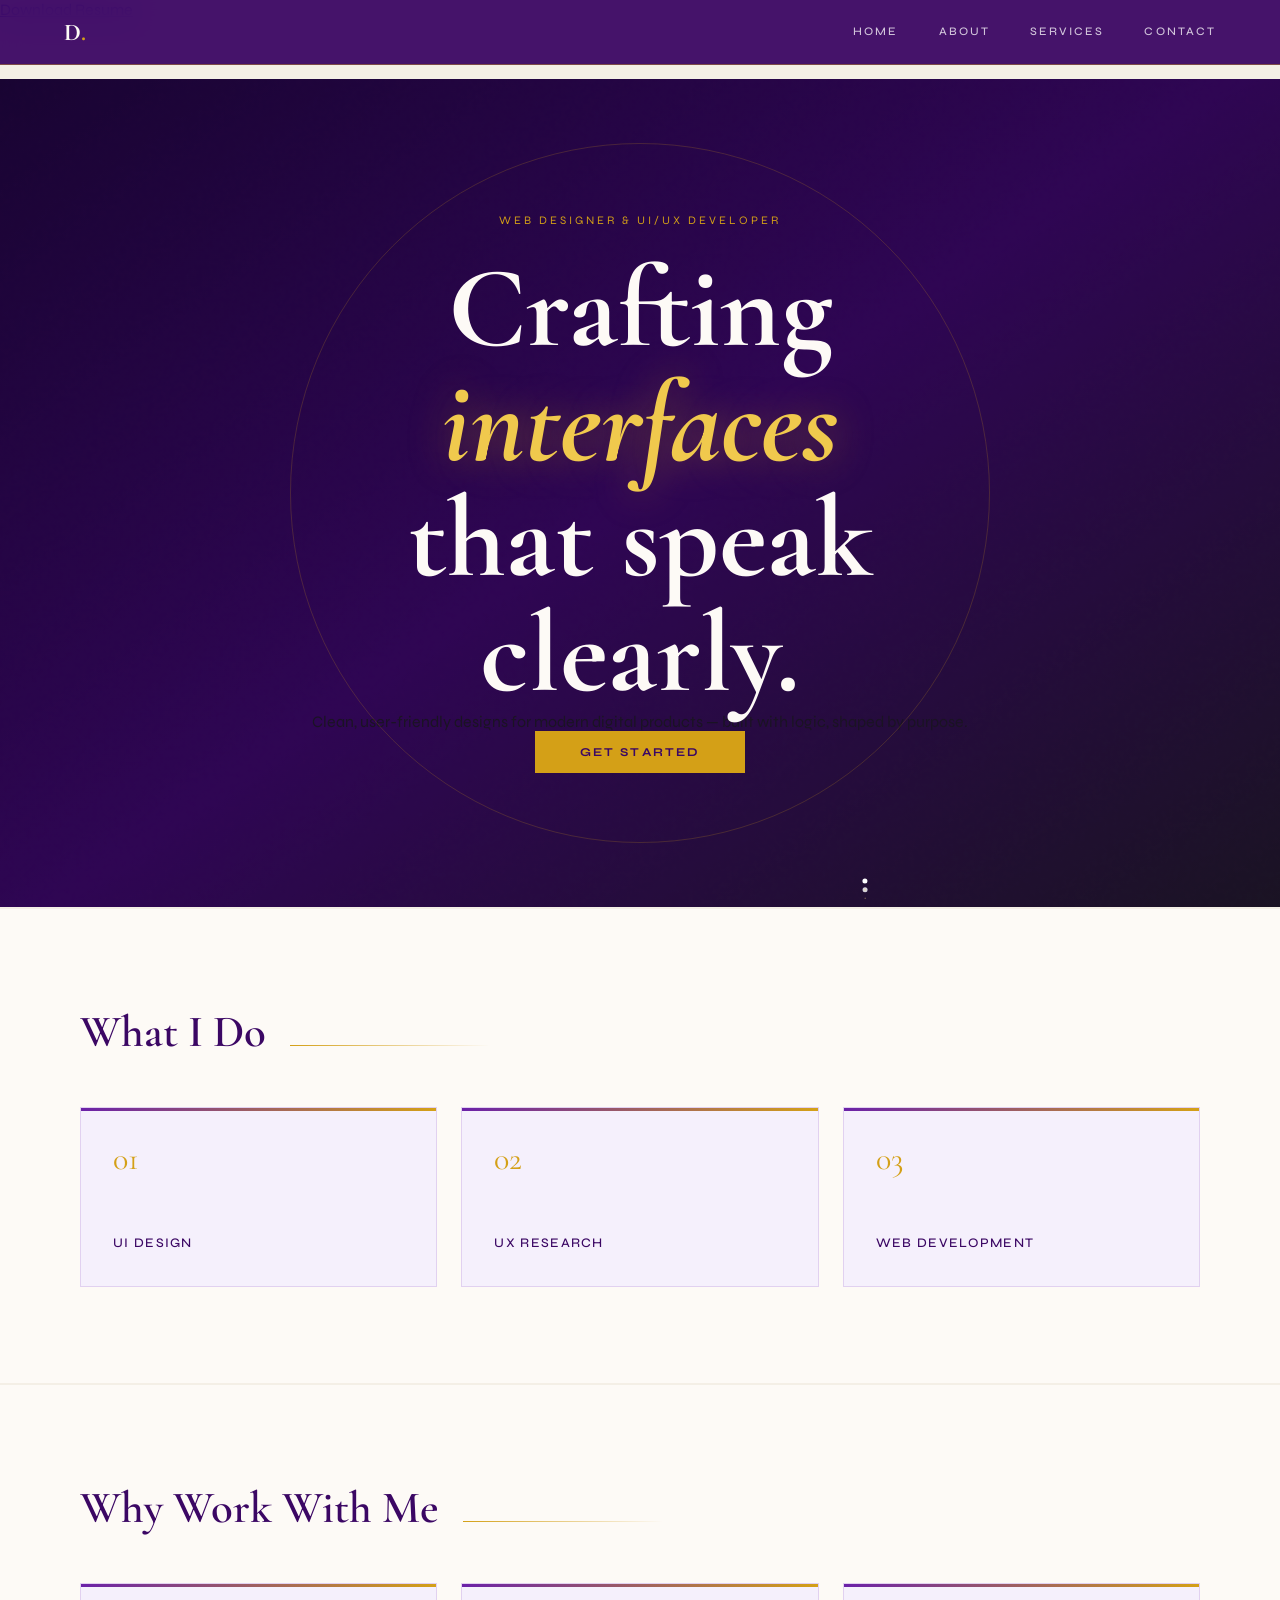
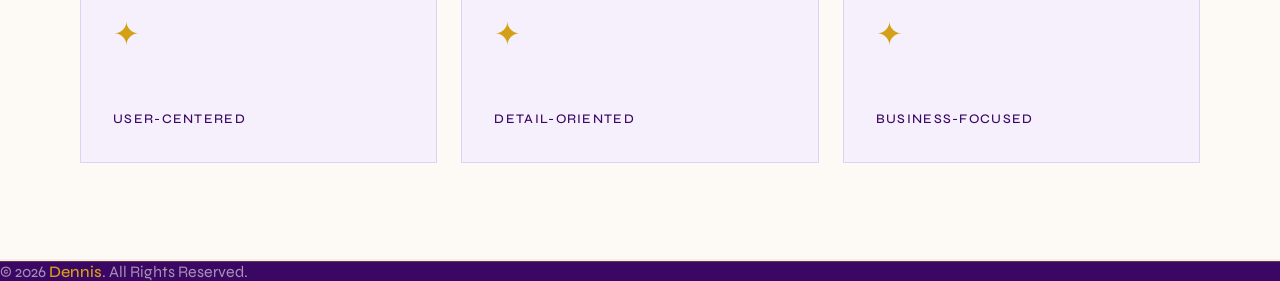
<file: index.html>
<!doctype html>
<html lang="en">
  <head>
    <meta charset="UTF-8" />
    <meta name="viewport" content="width=device-width, initial-scale=1.0" />
    <title>Dennis — Web Designer</title>
    <link
      href="https://fonts.googleapis.com/css2?family=Cormorant+Garamond:ital,wght@0,400;0,600;0,700;1,400;1,600&family=Syne:wght@400;500;700&display=swap"
      rel="stylesheet"
    />
    <link rel="stylesheet" href="style.css" />
    <a href="Dennis_Collier_Resume.docx" download>Download Resume</a>
  </head>

  <body>
    <!-- HEADER -->
    <header>
      <div class="logo">D<span>.</span></div>
      <nav>
        <a href="#home">Home</a>
        <a href="#about">About</a>
        <a href="#services">Services</a>
        <a href="#contact">Contact</a>
      </nav>
    </header>

    <!-- HERO -->
    <section class="hero" id="home">
      <canvas id="fireworks"></canvas>
      <p class="hero-eyebrow">Web Designer &amp; UI/UX Developer</p>
      <h1>Crafting <em>interfaces</em><br />that speak clearly.</h1>
      <p>
        Clean, user-friendly designs for modern digital products — built with
        logic, shaped by purpose.
      </p>
      <button class="btn"><span>Get Started</span></button>
    </section>

    <!-- SECTION 1 — SERVICES -->
    <section class="section" id="services">
      <div class="section-header reveal">
        <h2 class="section-title">What I Do</h2>
        <div class="section-rule"></div>
      </div>
      <div class="grid">
        <div class="card reveal">
          <span class="card-number">01</span>
          <span class="card-label">UI Design</span>
        </div>
        <div class="card reveal">
          <span class="card-number">02</span>
          <span class="card-label">UX Research</span>
        </div>
        <div class="card reveal">
          <span class="card-number">03</span>
          <span class="card-label">Web Development</span>
        </div>
      </div>
    </section>

    <!-- SECTION 2 — FEATURES -->
    <section class="section" id="about">
      <div class="section-header reveal">
        <h2 class="section-title">Why Work With Me</h2>
        <div class="section-rule"></div>
      </div>
      <div class="grid">
        <div class="card reveal">
          <span class="card-number">✦</span>
          <span class="card-label">User-Centered</span>
        </div>
        <div class="card reveal">
          <span class="card-number">✦</span>
          <span class="card-label">Detail-Oriented</span>
        </div>
        <div class="card reveal">
          <span class="card-number">✦</span>
          <span class="card-label">Business-Focused</span>
        </div>
      </div>
    </section>

    <!-- FOOTER -->
    <footer id="contact">
      © 2026 <strong>Dennis</strong>. All Rights Reserved.
    </footer>

    <script src="script.js"></script>
  </body>
</html>
</file>
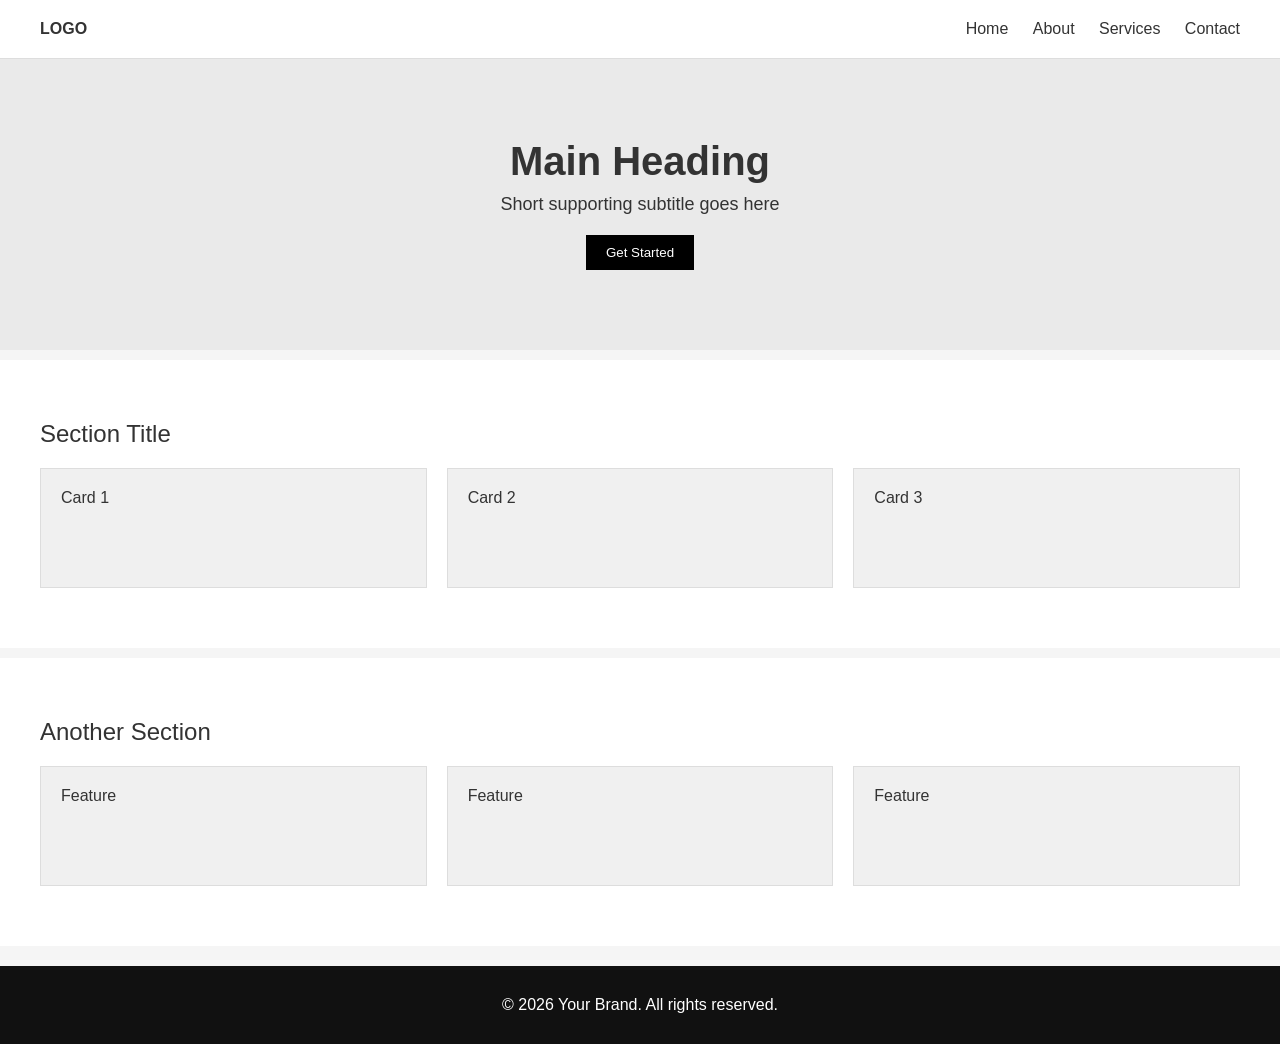
<file: HTML Wireframe Coding.html>
<!doctype html>
<html lang="en">
  <head>
    <meta charset="UTF-8" />
    <meta name="viewport" content="width=device-width, initial-scale=1.0" />
    <title>Wireframe Layout</title>

    <style>
      * {
        margin: 0;
        padding: 0;
        box-sizing: border-box;
        font-family: Arial, sans-serif;
      }

      body {
        background: #f5f5f5;
        color: #333;
      }

      /* HEADER */
      header {
        background: #fff;
        padding: 20px 40px;
        display: flex;
        justify-content: space-between;
        align-items: center;
        border-bottom: 1px solid #ddd;
      }

      .logo {
        font-weight: bold;
      }

      nav a {
        margin-left: 20px;
        text-decoration: none;
        color: #333;
      }

      /* HERO */
      .hero {
        background: #eaeaea;
        padding: 80px 40px;
        text-align: center;
      }

      .hero h1 {
        font-size: 40px;
        margin-bottom: 10px;
      }

      .hero p {
        font-size: 18px;
        margin-bottom: 20px;
      }

      .btn {
        padding: 10px 20px;
        background: black;
        color: white;
        border: none;
        cursor: pointer;
      }

      /* SECTIONS */
      .section {
        padding: 60px 40px;
        background: white;
        margin-top: 10px;
      }

      .section-title {
        font-size: 24px;
        margin-bottom: 20px;
      }

      .grid {
        display: grid;
        grid-template-columns: repeat(3, 1fr);
        gap: 20px;
      }

      .card {
        background: #f0f0f0;
        padding: 20px;
        border: 1px solid #ddd;
        height: 120px;
      }

      /* FOOTER */
      footer {
        background: #111;
        color: white;
        text-align: center;
        padding: 30px;
        margin-top: 20px;
      }

      /* RESPONSIVE */
      @media (max-width: 768px) {
        .grid {
          grid-template-columns: 1fr;
        }

        header {
          flex-direction: column;
          gap: 10px;
        }
      }
    </style>
  </head>

  <body>
    <!-- HEADER -->
    <header>
      <div class="logo">LOGO</div>
      <nav>
        <a href="#">Home</a>
        <a href="#">About</a>
        <a href="#">Services</a>
        <a href="#">Contact</a>
      </nav>
    </header>

    <!-- HERO -->
    <section class="hero">
      <h1>Main Heading</h1>
      <p>Short supporting subtitle goes here</p>
      <button class="btn">Get Started</button>
    </section>

    <!-- SECTION 1 -->
    <section class="section">
      <div class="section-title">Section Title</div>
      <div class="grid">
        <div class="card">Card 1</div>
        <div class="card">Card 2</div>
        <div class="card">Card 3</div>
      </div>
    </section>

    <!-- SECTION 2 -->
    <section class="section">
      <div class="section-title">Another Section</div>
      <div class="grid">
        <div class="card">Feature</div>
        <div class="card">Feature</div>
        <div class="card">Feature</div>
      </div>
    </section>

    <!-- FOOTER -->
    <footer>© 2026 Your Brand. All rights reserved.</footer>
  </body>
</html>
</file>
<file: style.css>
/* ─── RESET ─── */
*,
*::before,
*::after {
  margin: 0;
  padding: 0;
  box-sizing: border-box;
}

/* ─── VARIABLES ─── */
:root {
  --cream: #f4efe6;
  --sand: #ede9f6;
  --purple: #6b21a8;
  --purple-deep: #3b0764;
  --gold: #d4a017;
  --gold-light: #f0c94d;
  --ink: #1c1c1c;
  --muted: #7a7167;
  --white: #fdfaf6;
  --card-bg: #f5f0fc;
}

/* ─── BASE ─── */
html {
  scroll-behavior: smooth;
}
body {
  font-family: "Syne", sans-serif;
  background: var(--cream);
  color: var(--ink);
  overflow-x: hidden;
}

/* ─── HEADER ─── */
header {
  position: fixed;
  top: 0;
  left: 0;
  right: 0;
  z-index: 100;
  background: rgba(59, 7, 100, 0.95);
  backdrop-filter: blur(14px);
  -webkit-backdrop-filter: blur(14px);
  border-bottom: 1px solid rgba(212, 160, 23, 0.4);
  padding: 1.1rem 4rem;
  display: flex;
  justify-content: space-between;
  align-items: center;
}

a.logo,
.logo {
  font-family: "Cormorant Garamond", serif;
  font-size: 1.5rem;
  font-weight: 700;
  letter-spacing: 0.04em;
  color: var(--white);
  text-decoration: none;
}
.logo span {
  color: var(--gold);
}

nav {
  display: flex;
  align-items: center;
}

nav a {
  margin-left: 2.5rem;
  text-decoration: none;
  font-size: 0.72rem;
  font-weight: 500;
  letter-spacing: 0.18em;
  text-transform: uppercase;
  color: rgba(255, 255, 255, 0.75);
  position: relative;
  padding-bottom: 3px;
  transition: color 0.25s;
}
nav a::after {
  content: "";
  position: absolute;
  bottom: 0;
  left: 0;
  width: 0;
  height: 1px;
  background: var(--gold);
  transition: width 0.3s ease;
}
nav a:hover,
nav a.active {
  color: var(--gold-light);
}
nav a:hover::after,
nav a.active::after {
  width: 100%;
}

.nav-toggle {
  display: none;
  background: none;
  border: none;
  color: var(--gold);
  font-size: 1.4rem;
  cursor: pointer;
}

/* ─── HERO (homepage) ─── */
.hero {
  margin-top: 60px;
  min-height: 92vh;
  display: flex;
  flex-direction: column;
  justify-content: center;
  align-items: center;
  text-align: center;
  padding: 6rem 2rem;
  position: relative;
  overflow: hidden;
  background: linear-gradient(145deg, #1a0533 0%, #3b0764 50%, #1c1c1c 100%);
}
.hero::before {
  content: "";
  position: absolute;
  inset: 0;
  background-image: url("data:image/svg+xml,%3Csvg viewBox='0 0 200 200' xmlns='http://www.w3.org/2000/svg'%3E%3Cfilter id='n'%3E%3CfeTurbulence type='fractalNoise' baseFrequency='0.75' numOctaves='4' stitchTiles='stitch'/%3E%3C/filter%3E%3Crect width='100%25' height='100%25' filter='url(%23n)' opacity='0.04'/%3E%3C/svg%3E");
  pointer-events: none;
  opacity: 0.4;
}
.hero::after {
  content: "";
  position: absolute;
  width: 700px;
  height: 700px;
  border-radius: 50%;
  border: 1px solid rgba(212, 160, 23, 0.2);
  top: 50%;
  left: 50%;
  transform: translate(-50%, -50%);
  pointer-events: none;
}
#fireworks {
  position: absolute;
  top: 0;
  left: 0;
  width: 100%;
  height: 100%;
  pointer-events: none;
  z-index: 0;
}

.hero-eyebrow {
  font-size: 0.72rem;
  letter-spacing: 0.26em;
  text-transform: uppercase;
  color: var(--gold);
  margin-bottom: 1.5rem;
  position: relative;
  z-index: 1;
  opacity: 0;
  animation: fadeUp 0.8s 0.2s forwards;
}
.hero h1 {
  font-family: "Cormorant Garamond", serif;
  font-size: clamp(3.5rem, 9vw, 8rem);
  font-weight: 700;
  line-height: 1;
  color: var(--white);
  max-width: 800px;
  position: relative;
  z-index: 1;
  opacity: 0;
  animation: fadeUp 0.9s 0.35s forwards;
}
.hero h1 em {
  font-style: italic;
  color: var(--gold-light);
  text-shadow: 0 0 40px rgba(212, 160, 23, 0.4);
}

.hero-sub,
.hero p.hero-sub {
  margin-top: 1.8rem;
  font-size: 1rem;
  line-height: 1.75;
  color: rgba(255, 255, 255, 0.65);
  max-width: 500px;
  position: relative;
  z-index: 1;
  opacity: 0;
  animation: fadeUp 0.9s 0.5s forwards;
}
.hero-btns {
  display: flex;
  gap: 1rem;
  margin-top: 2.5rem;
  flex-wrap: wrap;
  justify-content: center;
  position: relative;
  z-index: 1;
  opacity: 0;
  animation: fadeUp 0.9s 0.65s forwards;
}

/* ─── PAGE HERO (inner pages) ─── */
.page-hero {
  margin-top: 60px;
  padding: 5.5rem 2rem 4rem;
  text-align: center;
  background: linear-gradient(145deg, #1a0533 0%, #3b0764 60%, #1c1c1c 100%);
  position: relative;
  overflow: hidden;
}
.page-hero::after {
  content: "";
  position: absolute;
  width: 500px;
  height: 500px;
  border-radius: 50%;
  border: 1px solid rgba(212, 160, 23, 0.15);
  top: 50%;
  left: 50%;
  transform: translate(-50%, -50%);
  pointer-events: none;
}
.page-hero .hero-eyebrow {
  animation: fadeUp 0.7s 0.1s forwards;
}
.page-hero h1 {
  font-family: "Cormorant Garamond", serif;
  font-size: clamp(2.8rem, 7vw, 6rem);
  font-weight: 700;
  line-height: 1.05;
  color: var(--white);
  position: relative;
  z-index: 1;
  opacity: 0;
  animation: fadeUp 0.8s 0.25s forwards;
}
.page-hero h1 em {
  font-style: italic;
  color: var(--gold-light);
}
.page-hero-sub {
  font-size: 1rem;
  color: rgba(255, 255, 255, 0.6);
  margin-top: 1rem;
  position: relative;
  z-index: 1;
  opacity: 0;
  animation: fadeUp 0.8s 0.4s forwards;
}

/* ─── BUTTONS ─── */
.btn {
  display: inline-block;
  padding: 0.9rem 2.8rem;
  background: var(--gold);
  color: var(--purple-deep);
  border: none;
  font-family: "Syne", sans-serif;
  font-size: 0.75rem;
  font-weight: 700;
  letter-spacing: 0.18em;
  text-transform: uppercase;
  cursor: pointer;
  text-decoration: none;
  position: relative;
  overflow: hidden;
  transition: transform 0.2s;
}
.btn::before {
  content: "";
  position: absolute;
  inset: 0;
  background: var(--gold-light);
  transform: translateX(-101%);
  transition: transform 0.35s ease;
}
.btn:hover::before {
  transform: translateX(0);
}
.btn:hover {
  transform: translateY(-2px);
}
.btn span {
  position: relative;
  z-index: 1;
}

.btn-ghost {
  display: inline-block;
  padding: 0.9rem 2.8rem;
  background: transparent;
  color: var(--gold-light);
  border: 1px solid rgba(212, 160, 23, 0.6);
  font-family: "Syne", sans-serif;
  font-size: 0.75rem;
  font-weight: 500;
  letter-spacing: 0.18em;
  text-transform: uppercase;
  cursor: pointer;
  text-decoration: none;
  transition:
    background 0.3s,
    color 0.3s,
    transform 0.2s;
}
.btn-ghost:hover {
  background: rgba(212, 160, 23, 0.12);
  transform: translateY(-2px);
}
.btn-ghost span {
  position: relative;
  z-index: 1;
}

/* ─── STRIP ─── */
.strip {
  display: grid;
  grid-template-columns: repeat(3, 1fr);
  background: var(--purple-deep);
  border-top: 1px solid rgba(212, 160, 23, 0.3);
  border-bottom: 1px solid rgba(212, 160, 23, 0.3);
}
.strip-item {
  display: flex;
  flex-direction: column;
  align-items: center;
  justify-content: center;
  padding: 2rem 1rem;
  text-decoration: none;
  color: rgba(255, 255, 255, 0.75);
  border-right: 1px solid rgba(212, 160, 23, 0.2);
  transition:
    background 0.25s,
    color 0.25s;
  gap: 0.4rem;
}
.strip-item:last-child {
  border-right: none;
}
.strip-item:hover {
  background: rgba(212, 160, 23, 0.1);
  color: var(--gold-light);
}
.strip-num {
  font-family: "Cormorant Garamond", serif;
  font-size: 1.8rem;
  color: var(--gold);
  line-height: 1;
}
.strip-label {
  font-size: 0.7rem;
  letter-spacing: 0.2em;
  text-transform: uppercase;
  font-weight: 500;
}

/* ─── SECTIONS ─── */
.section {
  padding: 6rem 5rem;
  background: var(--white);
  margin-top: 2px;
}
.section.alt {
  background: var(--sand);
}

.section-header {
  display: flex;
  align-items: baseline;
  gap: 1.5rem;
  margin-bottom: 3rem;
}
.section-title {
  font-family: "Cormorant Garamond", serif;
  font-size: clamp(2rem, 3.5vw, 3rem);
  font-weight: 600;
  color: var(--purple-deep);
}
.section-rule {
  flex: 1;
  height: 1px;
  background: linear-gradient(to right, var(--gold), transparent);
  max-width: 200px;
}

.eyebrow-dark {
  font-size: 0.72rem;
  letter-spacing: 0.22em;
  text-transform: uppercase;
  color: var(--gold);
  margin-bottom: 0.6rem;
  display: block;
  font-weight: 700;
}
.center-btn {
  text-align: center;
  margin-top: 2.5rem;
}
.cta-section {
  text-align: center;
}
.cta-block p {
  font-size: 1rem;
  color: var(--muted);
  margin-top: 0.75rem;
}

/* ─── HOMEPAGE: INTRO GRID ─── */
.intro-grid {
  display: grid;
  grid-template-columns: 1fr 340px;
  gap: 4rem;
  align-items: center;
}
.intro-text p {
  font-size: 0.97rem;
  line-height: 1.85;
  color: var(--muted);
}
.intro-text strong {
  color: var(--purple-deep);
}

.intro-stats {
  display: grid;
  grid-template-columns: 1fr 1fr;
  gap: 1rem;
}
.stat-card {
  background: var(--card-bg);
  border: 1px solid rgba(107, 33, 168, 0.15);
  padding: 1.5rem 1.2rem;
  text-align: center;
  position: relative;
  overflow: hidden;
}
.stat-card::before {
  content: "";
  position: absolute;
  top: 0;
  left: 0;
  width: 100%;
  height: 3px;
  background: linear-gradient(to right, var(--purple), var(--gold));
}
.stat-num {
  font-family: "Cormorant Garamond", serif;
  font-size: 2.4rem;
  font-weight: 700;
  color: var(--purple-deep);
  line-height: 1.1;
}
.stat-label {
  font-size: 0.72rem;
  letter-spacing: 0.06em;
  color: var(--muted);
  margin-top: 0.3rem;
  line-height: 1.5;
}

/* ─── HOMEPAGE: GRID & CARDS ─── */
.grid {
  display: grid;
  grid-template-columns: repeat(3, 1fr);
  gap: 1.5rem;
}
.card {
  background: var(--card-bg);
  padding: 2.2rem 2rem;
  border: 1px solid rgba(107, 33, 168, 0.15);
  min-height: 180px;
  display: flex;
  flex-direction: column;
  justify-content: space-between;
  cursor: pointer;
  position: relative;
  overflow: hidden;
  transition:
    transform 0.3s ease,
    box-shadow 0.3s ease;
}
.card::before {
  content: "";
  position: absolute;
  top: 0;
  left: 0;
  width: 100%;
  height: 3px;
  background: linear-gradient(to right, var(--purple), var(--gold));
}
.card::after {
  content: "";
  position: absolute;
  top: 0;
  left: 0;
  width: 3px;
  height: 0;
  background: var(--purple);
  transition: height 0.35s ease;
}
.card:hover::after {
  height: 100%;
}
.card:hover {
  transform: translateY(-6px);
  box-shadow: 0 16px 40px rgba(107, 33, 168, 0.12);
}
.card-number {
  font-family: "Cormorant Garamond", serif;
  font-size: 2rem;
  font-weight: 400;
  color: var(--gold);
  line-height: 1;
}
.card-title-sm {
  font-size: 0.9rem;
  font-weight: 700;
  letter-spacing: 0.1em;
  text-transform: uppercase;
  color: var(--purple-deep);
  margin-top: 0.5rem;
}
.card-desc {
  font-size: 0.83rem;
  color: var(--muted);
  line-height: 1.65;
  margin-top: 0.5rem;
}
.card-label {
  font-size: 0.82rem;
  font-weight: 500;
  letter-spacing: 0.1em;
  text-transform: uppercase;
  color: var(--purple-deep);
}

/* ─── HOMEPAGE: WHY GRID ─── */
.why-grid {
  display: grid;
  grid-template-columns: repeat(2, 1fr);
  gap: 2rem;
}
.why-item {
  background: var(--card-bg);
  padding: 2.5rem 2rem;
  border: 1px solid rgba(107, 33, 168, 0.12);
  position: relative;
  overflow: hidden;
}
.why-item::before {
  content: "";
  position: absolute;
  top: 0;
  left: 0;
  width: 100%;
  height: 3px;
  background: linear-gradient(to right, var(--purple), var(--gold));
}
.why-icon {
  font-size: 2rem;
  margin-bottom: 0.8rem;
}
.why-item h3 {
  font-family: "Cormorant Garamond", serif;
  font-size: 1.4rem;
  font-weight: 600;
  color: var(--purple-deep);
  margin-bottom: 0.6rem;
}
.why-item p {
  font-size: 0.88rem;
  color: var(--muted);
  line-height: 1.75;
}

/* ─── ABOUT PAGE ─── */
.about-grid {
  display: grid;
  grid-template-columns: 1fr 320px;
  gap: 5rem;
  align-items: start;
}
.about-text p {
  font-size: 0.97rem;
  line-height: 1.85;
  color: var(--muted);
}
.about-text strong {
  color: var(--purple-deep);
}
.about-photo {
  display: flex;
  flex-direction: column;
  align-items: center;
  gap: 1rem;
}
.photo-placeholder {
  width: 280px;
  height: 340px;
  background: linear-gradient(145deg, var(--purple-deep), var(--purple));
  border: 3px solid var(--gold);
  display: flex;
  align-items: center;
  justify-content: center;
  font-family: "Cormorant Garamond", serif;
  font-size: 6rem;
  color: var(--gold);
  font-weight: 700;
}
.photo-caption {
  font-size: 0.75rem;
  color: var(--muted);
  letter-spacing: 0.1em;
  text-align: center;
}

/* skills */
.skills-grid {
  display: grid;
  grid-template-columns: 1fr 1fr;
  gap: 1.5rem 3rem;
}
.skill-item {
  display: flex;
  flex-direction: column;
  gap: 0.5rem;
}
.skill-bar-label {
  display: flex;
  justify-content: space-between;
  font-size: 0.82rem;
  font-weight: 500;
  letter-spacing: 0.06em;
  color: var(--purple-deep);
}
.skill-bar {
  height: 6px;
  background: rgba(107, 33, 168, 0.12);
  border-radius: 3px;
  overflow: hidden;
}
.skill-fill {
  height: 100%;
  background: linear-gradient(to right, var(--purple), var(--gold));
  border-radius: 3px;
  width: 0;
  transition: width 1.2s ease;
}

/* timeline */
.timeline {
  display: flex;
  flex-direction: column;
  gap: 0;
  position: relative;
  padding-left: 2rem;
}
.timeline::before {
  content: "";
  position: absolute;
  left: 0;
  top: 0;
  bottom: 0;
  width: 1px;
  background: linear-gradient(to bottom, var(--gold), transparent);
}
.timeline-item {
  position: relative;
  padding: 0 0 3rem 2.5rem;
}
.timeline-dot {
  position: absolute;
  left: -0.45rem;
  top: 0.4rem;
  width: 14px;
  height: 14px;
  border-radius: 50%;
  background: var(--gold);
  border: 2px solid var(--purple-deep);
}
.timeline-date {
  font-size: 0.72rem;
  letter-spacing: 0.12em;
  text-transform: uppercase;
  color: var(--gold);
  font-weight: 700;
  margin-bottom: 0.4rem;
}
.timeline-body h3 {
  font-family: "Cormorant Garamond", serif;
  font-size: 1.4rem;
  font-weight: 600;
  color: var(--purple-deep);
  margin-bottom: 0.2rem;
}
.timeline-org {
  font-size: 0.82rem;
  color: var(--purple);
  font-weight: 500;
  margin-bottom: 0.5rem;
  letter-spacing: 0.05em;
}
.timeline-body p {
  font-size: 0.88rem;
  color: var(--muted);
  line-height: 1.75;
}

/* credentials */
.creds-grid {
  display: grid;
  grid-template-columns: repeat(3, 1fr);
  gap: 1.5rem;
}
.cred-card {
  background: var(--card-bg);
  border: 1px solid rgba(107, 33, 168, 0.15);
  padding: 2.5rem 2rem;
  display: flex;
  flex-direction: column;
  align-items: center;
  text-align: center;
  position: relative;
  overflow: hidden;
}
.cred-card::before {
  content: "";
  position: absolute;
  top: 0;
  left: 0;
  width: 100%;
  height: 3px;
  background: linear-gradient(to right, var(--purple), var(--gold));
}
.cred-icon {
  font-size: 2.5rem;
  margin-bottom: 1rem;
}
.cred-card h3 {
  font-family: "Cormorant Garamond", serif;
  font-size: 1.4rem;
  font-weight: 600;
  color: var(--purple-deep);
  margin-bottom: 0.75rem;
}
.cred-card p {
  font-size: 0.88rem;
  line-height: 1.75;
  color: var(--muted);
}

/* certifications */
.cert-grid {
  display: grid;
  grid-template-columns: repeat(3, 1fr);
  gap: 1rem;
}
.cert-item {
  display: flex;
  align-items: flex-start;
  gap: 1rem;
  padding: 1rem;
  background: var(--card-bg);
  border: 1px solid rgba(107, 33, 168, 0.1);
}
.cert-dot {
  width: 10px;
  height: 10px;
  border-radius: 50%;
  background: var(--gold);
  margin-top: 0.35rem;
  flex-shrink: 0;
}
.cert-title {
  font-size: 0.88rem;
  font-weight: 600;
  color: var(--purple-deep);
}
.cert-org {
  font-size: 0.78rem;
  color: var(--muted);
  margin-top: 0.2rem;
}

/* ─── SERVICES PAGE ─── */
.services-intro {
  max-width: 700px;
  margin: 0 auto;
  text-align: center;
  font-size: 1rem;
  line-height: 1.85;
  color: var(--muted);
}
.services-intro strong {
  color: var(--purple-deep);
}

.services-list {
  display: flex;
  flex-direction: column;
  gap: 1.5rem;
}
.service-card {
  display: grid;
  grid-template-columns: 80px 1fr;
  gap: 2.5rem;
  background: var(--card-bg);
  border: 1px solid rgba(107, 33, 168, 0.15);
  padding: 2.5rem;
  position: relative;
  overflow: hidden;
  transition:
    transform 0.3s ease,
    box-shadow 0.3s ease;
}
.service-card::before {
  content: "";
  position: absolute;
  top: 0;
  left: 0;
  width: 100%;
  height: 3px;
  background: linear-gradient(to right, var(--purple), var(--gold));
}
.service-card:hover {
  transform: translateY(-4px);
  box-shadow: 0 12px 36px rgba(107, 33, 168, 0.1);
}
.service-num {
  font-family: "Cormorant Garamond", serif;
  font-size: 3.5rem;
  font-weight: 700;
  color: var(--gold);
  line-height: 1;
  opacity: 0.45;
}
.service-body h3 {
  font-family: "Cormorant Garamond", serif;
  font-size: 1.7rem;
  font-weight: 600;
  color: var(--purple-deep);
  margin-bottom: 0.75rem;
}
.service-body p {
  font-size: 0.92rem;
  line-height: 1.8;
  color: var(--muted);
  margin-bottom: 1rem;
}
.service-features {
  list-style: none;
  display: flex;
  flex-wrap: wrap;
  gap: 0.5rem;
}
.service-features li {
  font-size: 0.75rem;
  letter-spacing: 0.08em;
  padding: 0.3rem 0.9rem;
  background: rgba(107, 33, 168, 0.07);
  border: 1px solid rgba(107, 33, 168, 0.2);
  color: var(--purple);
  font-weight: 500;
}

/* process */
.process-grid {
  display: flex;
  align-items: center;
  justify-content: center;
  gap: 0;
  flex-wrap: wrap;
}
.process-step {
  text-align: center;
  padding: 2rem 1.5rem;
  flex: 1;
  min-width: 160px;
}
.process-num {
  width: 52px;
  height: 52px;
  border-radius: 50%;
  background: linear-gradient(135deg, var(--purple), var(--gold));
  color: white;
  font-family: "Cormorant Garamond", serif;
  font-size: 1.4rem;
  font-weight: 700;
  display: flex;
  align-items: center;
  justify-content: center;
  margin: 0 auto 1rem;
}
.process-step h4 {
  font-family: "Cormorant Garamond", serif;
  font-size: 1.2rem;
  color: var(--purple-deep);
  margin-bottom: 0.5rem;
}
.process-step p {
  font-size: 0.83rem;
  color: var(--muted);
  line-height: 1.65;
}
.process-arrow {
  font-size: 1.5rem;
  color: var(--gold);
  opacity: 0.6;
  flex-shrink: 0;
}

/* expect */
.expect-grid {
  display: grid;
  grid-template-columns: repeat(2, 1fr);
  gap: 1.5rem;
}
.expect-item {
  display: flex;
  gap: 1.2rem;
  align-items: flex-start;
  padding: 1.8rem;
  background: var(--card-bg);
  border: 1px solid rgba(107, 33, 168, 0.12);
}
.expect-check {
  width: 36px;
  height: 36px;
  border-radius: 50%;
  background: linear-gradient(135deg, var(--purple), var(--gold));
  color: white;
  display: flex;
  align-items: center;
  justify-content: center;
  font-size: 1rem;
  flex-shrink: 0;
}
.expect-item h4 {
  font-family: "Cormorant Garamond", serif;
  font-size: 1.15rem;
  color: var(--purple-deep);
  margin-bottom: 0.4rem;
  font-weight: 600;
}
.expect-item p {
  font-size: 0.85rem;
  color: var(--muted);
  line-height: 1.7;
}

/* ─── CONTACT PAGE ─── */
.contact-grid {
  display: grid;
  grid-template-columns: 1fr 1.4fr;
  gap: 5rem;
  align-items: start;
}
.contact-item {
  display: flex;
  align-items: flex-start;
  gap: 1rem;
  margin-bottom: 1.8rem;
}
.contact-icon {
  font-size: 1.2rem;
  width: 44px;
  height: 44px;
  background: linear-gradient(135deg, var(--purple), var(--gold));
  display: flex;
  align-items: center;
  justify-content: center;
  flex-shrink: 0;
  border-radius: 2px;
}
.contact-label {
  font-size: 0.68rem;
  letter-spacing: 0.14em;
  text-transform: uppercase;
  color: var(--purple);
  font-weight: 700;
  margin-bottom: 0.2rem;
}
.contact-item a,
.contact-item p {
  font-size: 0.9rem;
  color: var(--muted);
  text-decoration: none;
  transition: color 0.2s;
}
.contact-item a:hover {
  color: var(--purple);
}

.contact-form {
  display: flex;
  flex-direction: column;
  gap: 1.2rem;
}
.form-row {
  display: grid;
  grid-template-columns: 1fr 1fr;
  gap: 1rem;
}
.form-group {
  display: flex;
  flex-direction: column;
  gap: 0.4rem;
}
.form-group label {
  font-size: 0.72rem;
  letter-spacing: 0.12em;
  text-transform: uppercase;
  font-weight: 500;
  color: var(--purple-deep);
}
.form-group input,
.form-group textarea,
.form-group select {
  padding: 0.85rem 1rem;
  border: 1px solid rgba(107, 33, 168, 0.2);
  background: var(--card-bg);
  font-family: "Syne", sans-serif;
  font-size: 0.9rem;
  color: var(--ink);
  outline: none;
  transition: border-color 0.25s;
  resize: vertical;
  appearance: none;
  -webkit-appearance: none;
}
.form-group input:focus,
.form-group textarea:focus,
.form-group select:focus {
  border-color: var(--purple);
}
.form-success {
  background: rgba(107, 33, 168, 0.07);
  border: 1px solid var(--purple);
  color: var(--purple-deep);
  padding: 1rem 1.2rem;
  font-size: 0.9rem;
  margin-bottom: 1.2rem;
}

/* FAQ */
.faq-grid {
  display: grid;
  grid-template-columns: repeat(2, 1fr);
  gap: 1.5rem;
}
.faq-item {
  padding: 2rem;
  background: var(--card-bg);
  border: 1px solid rgba(107, 33, 168, 0.12);
  border-left: 3px solid var(--gold);
}
.faq-item h4 {
  font-family: "Cormorant Garamond", serif;
  font-size: 1.15rem;
  color: var(--purple-deep);
  margin-bottom: 0.6rem;
  font-weight: 600;
}
.faq-item p {
  font-size: 0.87rem;
  color: var(--muted);
  line-height: 1.75;
}

/* ─── FOOTER ─── */
footer {
  background: var(--purple-deep);
  color: rgba(244, 239, 230, 0.6);
  margin-top: 2px;
  border-top: 1px solid rgba(212, 160, 23, 0.3);
}
.footer-inner {
  max-width: 1100px;
  margin: 0 auto;
  padding: 3rem 4rem 2rem;
  display: grid;
  grid-template-columns: 1.5fr 1fr 1fr;
  gap: 3rem;
}
.footer-left p {
  font-size: 0.82rem;
  line-height: 1.7;
  max-width: 260px;
}
.footer-heading {
  font-size: 0.68rem;
  letter-spacing: 0.18em;
  text-transform: uppercase;
  color: var(--gold);
  font-weight: 700;
  margin-bottom: 1rem;
}
.footer-nav {
  display: flex;
  flex-direction: column;
  gap: 0.6rem;
}
.footer-nav a {
  font-size: 0.84rem;
  color: rgba(255, 255, 255, 0.55);
  text-decoration: none;
  transition: color 0.2s;
}
.footer-nav a:hover {
  color: var(--gold);
}
.footer-bottom {
  border-top: 1px solid rgba(255, 255, 255, 0.08);
  padding: 1.2rem 4rem;
  text-align: center;
  font-size: 0.75rem;
  letter-spacing: 0.05em;
}
footer strong {
  color: var(--gold);
  font-weight: 500;
}

/* ─── SCROLL REVEAL ─── */
.reveal {
  opacity: 0;
  transform: translateY(30px);
  transition:
    opacity 0.75s ease,
    transform 0.75s ease;
}
.reveal.visible {
  opacity: 1;
  transform: translateY(0);
}
.reveal:nth-child(2) {
  transition-delay: 0.1s;
}
.reveal:nth-child(3) {
  transition-delay: 0.2s;
}
.reveal:nth-child(4) {
  transition-delay: 0.3s;
}

/* ─── KEYFRAMES ─── */
@keyframes fadeUp {
  from {
    opacity: 0;
    transform: translateY(24px);
  }
  to {
    opacity: 1;
    transform: translateY(0);
  }
}

/* ─── RESPONSIVE ─── */
@media (max-width: 1024px) {
  .intro-grid {
    grid-template-columns: 1fr;
  }
  .intro-stats {
    grid-template-columns: repeat(4, 1fr);
  }
  .about-grid {
    grid-template-columns: 1fr;
  }
  .about-photo {
    order: -1;
  }
  .photo-placeholder {
    width: 200px;
    height: 240px;
  }
  .creds-grid {
    grid-template-columns: 1fr 1fr;
  }
  .cert-grid {
    grid-template-columns: 1fr 1fr;
  }
  .footer-inner {
    grid-template-columns: 1fr 1fr;
  }
}

@media (max-width: 768px) {
  header {
    padding: 1rem 1.5rem;
  }
  nav {
    display: none;
    position: fixed;
    top: 60px;
    left: 0;
    right: 0;
    background: var(--purple-deep);
    flex-direction: column;
    padding: 1.5rem;
    gap: 1rem;
    border-bottom: 1px solid rgba(212, 160, 23, 0.3);
  }
  nav.open {
    display: flex;
  }
  nav a {
    margin-left: 0;
    font-size: 0.9rem;
  }
  .nav-toggle {
    display: block;
  }

  .hero {
    padding: 5rem 1.5rem;
  }
  .hero-btns {
    flex-direction: column;
    align-items: center;
  }
  .page-hero {
    padding: 4rem 1.5rem 3rem;
  }
  .section {
    padding: 4rem 1.5rem;
  }

  .strip {
    grid-template-columns: 1fr;
  }
  .strip-item {
    border-right: none;
    border-bottom: 1px solid rgba(212, 160, 23, 0.15);
  }
  .strip-item:last-child {
    border-bottom: none;
  }

  .grid {
    grid-template-columns: 1fr;
  }
  .why-grid {
    grid-template-columns: 1fr;
  }
  .skills-grid {
    grid-template-columns: 1fr;
  }
  .creds-grid {
    grid-template-columns: 1fr;
  }
  .cert-grid {
    grid-template-columns: 1fr;
  }
  .service-card {
    grid-template-columns: 1fr;
    gap: 0.5rem;
  }
  .service-num {
    font-size: 2rem;
  }
  .expect-grid {
    grid-template-columns: 1fr;
  }
  .process-arrow {
    display: none;
  }
  .contact-grid {
    grid-template-columns: 1fr;
    gap: 3rem;
  }
  .form-row {
    grid-template-columns: 1fr;
  }
  .faq-grid {
    grid-template-columns: 1fr;
  }
  .intro-stats {
    grid-template-columns: 1fr 1fr;
  }

  .footer-inner {
    grid-template-columns: 1fr;
    gap: 2rem;
    padding: 2rem 1.5rem;
  }
  .footer-bottom {
    padding: 1rem 1.5rem;
  }
}
</file>
